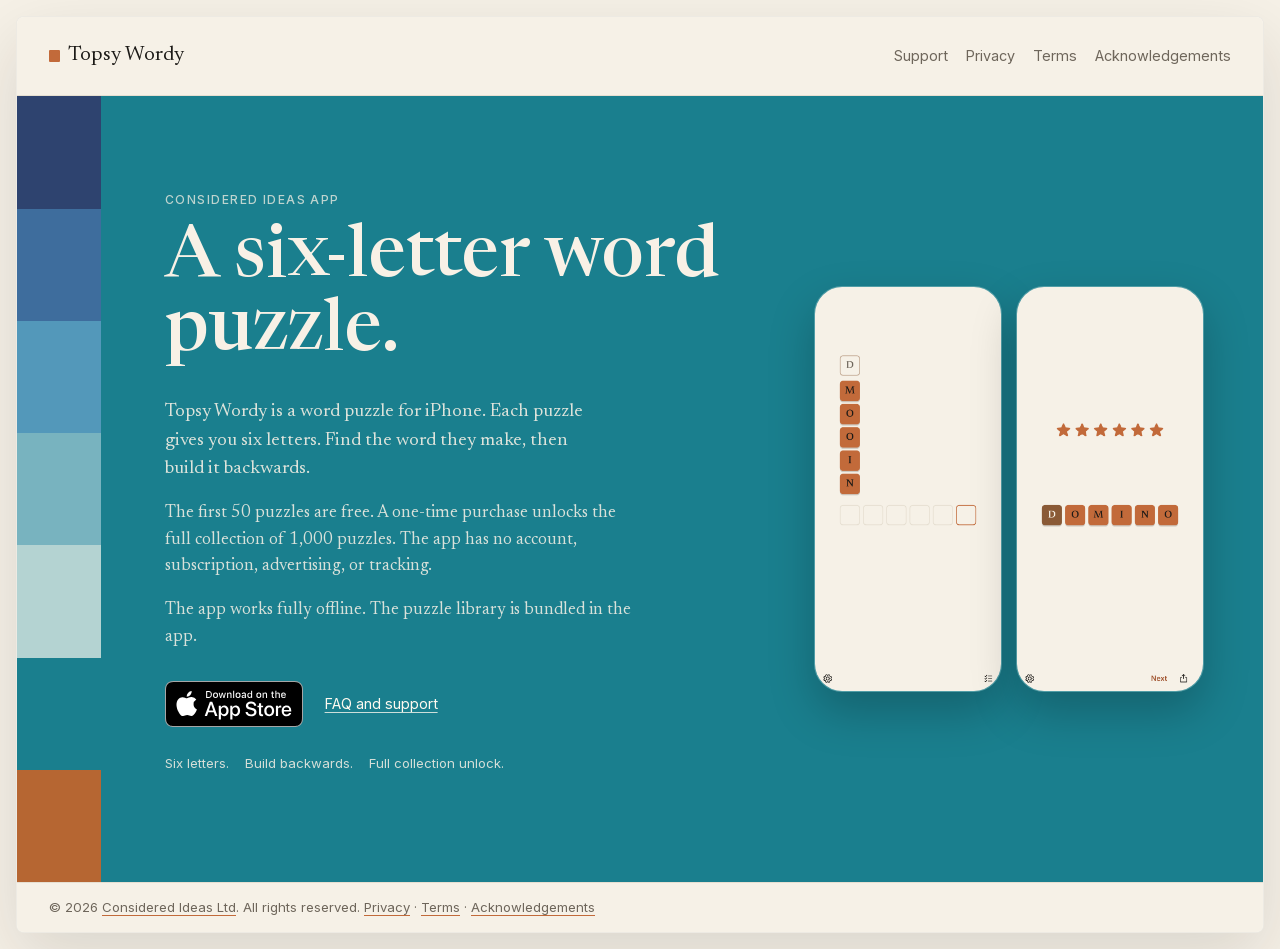
<file: index.html>
<!DOCTYPE html>
<html lang="en-GB">
<head>
<meta charset="UTF-8">
<meta name="viewport" content="width=device-width, initial-scale=1">
<title>Topsy Wordy</title>
<meta name="description" content="Topsy Wordy is a six-letter word puzzle for iPhone. Find the word, then build it backwards. Offline, no account, no tracking.">
<meta name="theme-color" content="#F6F1E7">
<meta http-equiv="Content-Security-Policy" content="default-src 'self'; img-src 'self' data:; style-src 'self'; font-src 'self'; script-src 'none'; object-src 'none'; base-uri 'self'; form-action 'none'; frame-src 'none'; upgrade-insecure-requests">
<meta name="referrer" content="strict-origin-when-cross-origin">
<link rel="icon" type="image/svg+xml" href="favicon.svg">
<link rel="stylesheet" href="styles.css">
</head>
<body class="topsy">
<div class="container">

<nav>
<a href="index.html" class="brand"><span class="brand-mark" aria-hidden="true"></span>Topsy Wordy</a>
<a href="support.html">Support</a>
<a href="privacy.html">Privacy</a>
<a href="terms.html">Terms</a>
<a href="acknowledgements.html">Acknowledgements</a>
</nav>

<main class="product-hero">
  <div class="suite-strip" aria-hidden="true">
    <span></span><span></span><span></span><span></span><span></span><span></span><span></span>
  </div>
  <section class="product-copy" aria-labelledby="product-title">
    <p class="eyebrow">Considered Ideas app</p>
    <h1 id="product-title">A six-letter word puzzle.</h1>
    <p class="lead">Topsy Wordy is a word puzzle for iPhone. Each puzzle gives you six letters. Find the word they make, then build it backwards.</p>
      <p>The first 50 puzzles are free. A one-time purchase unlocks the full collection of 1,000 puzzles. The app has no account, subscription, advertising, or tracking.</p>
      <p>The app works fully offline. The puzzle library is bundled in the app.</p>
    <div class="product-actions">
      <a class="app-store-badge" href="https://apps.apple.com/app/id6786423480" aria-label="Download Topsy Wordy on the App Store"><img src="images/app-store-badge.svg" alt="Download on the App Store" width="120" height="40"></a>
      <a class="support-link" href="support.html">FAQ and support</a>
    </div>
    <ul class="product-notes">
      <li>Six letters.</li>
      <li>Build backwards.</li>
      <li>Full collection unlock.</li>
    </ul>
  </section>
  <figure class="product-media">
      <img src="images/topsywordy-puzzle.png" alt="Topsy Wordy puzzle screen showing a column of letters and empty answer slots." loading="lazy">
      <img src="images/topsywordy-solved.png" alt="Topsy Wordy solved screen showing the completed word and six earned stars." loading="lazy">
  </figure>
</main>

<footer class="home-footer">
<p>&copy; 2026 <a href="https://consideredideas.com" target="_blank" rel="noopener">Considered Ideas Ltd</a>. All rights reserved. <a href="privacy.html">Privacy</a> &middot; <a href="terms.html">Terms</a> &middot; <a href="acknowledgements.html">Acknowledgements</a></p>
</footer>

</div>
</body>
</html>
</file>
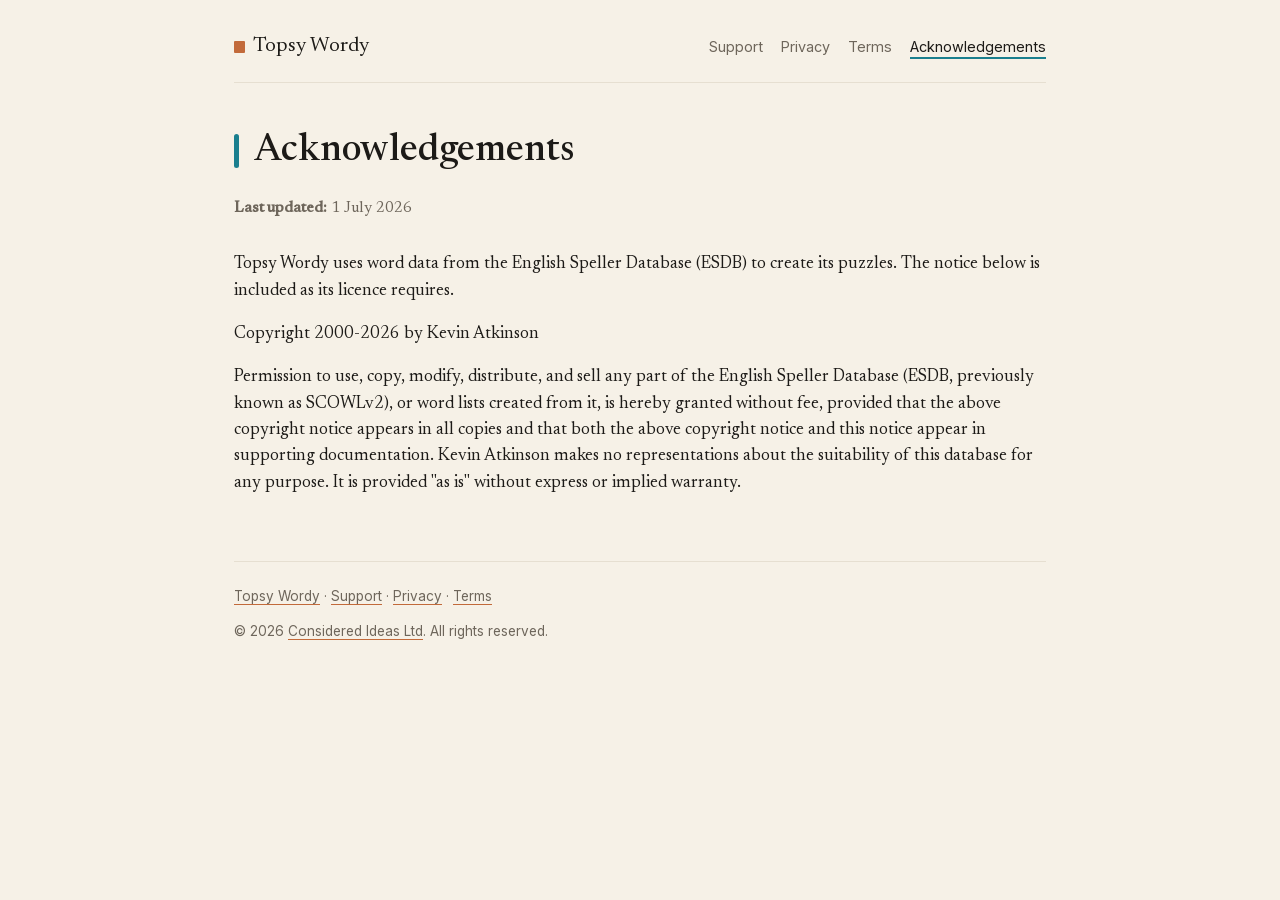
<file: acknowledgements.html>
<!DOCTYPE html>
<html lang="en-GB">
<head>
<meta charset="UTF-8">
<meta name="viewport" content="width=device-width, initial-scale=1">
<title>Acknowledgements &middot; Topsy Wordy</title>
<meta name="description" content="Acknowledgements for Topsy Wordy, an iPhone app.">
<meta name="theme-color" content="#F6F1E7">
<meta http-equiv="Content-Security-Policy" content="default-src 'self'; img-src 'self' data:; style-src 'self'; font-src 'self'; script-src 'none'; object-src 'none'; base-uri 'self'; form-action 'none'; frame-src 'none'; upgrade-insecure-requests">
<meta name="referrer" content="strict-origin-when-cross-origin">
<link rel="icon" type="image/svg+xml" href="favicon.svg">
<link rel="stylesheet" href="styles.css">
</head>
<body class="detail-page detail-topsy">
<div class="container">

<nav>
<a href="index.html" class="brand"><span class="brand-mark" aria-hidden="true"></span>Topsy Wordy</a>
<a href="support.html">Support</a>
<a href="privacy.html">Privacy</a>
<a href="terms.html">Terms</a>
<a href="acknowledgements.html" aria-current="page">Acknowledgements</a>
</nav>

<h1>Acknowledgements</h1>

<p class="meta"><strong>Last updated:</strong> 1 July 2026</p>

<p>Topsy Wordy uses word data from the English Speller Database (ESDB) to create its puzzles. The notice below is included as its licence requires.</p>

<p>Copyright 2000-2026 by Kevin Atkinson</p>

<p>Permission to use, copy, modify, distribute, and sell any part of the English Speller Database (ESDB, previously known as SCOWLv2), or word lists created from it, is hereby granted without fee, provided that the above copyright notice appears in all copies and that both the above copyright notice and this notice appear in supporting documentation. Kevin Atkinson makes no representations about the suitability of this database for any purpose. It is provided "as is" without express or implied warranty.</p>

<footer>
<p><a href="index.html">Topsy Wordy</a> &middot; <a href="support.html">Support</a> &middot; <a href="privacy.html">Privacy</a> &middot; <a href="terms.html">Terms</a></p>
<p>&copy; 2026 <a href="https://consideredideas.com" target="_blank" rel="noopener">Considered Ideas Ltd</a>. All rights reserved.</p>
</footer>

</div>
</body>
</html>
</file>
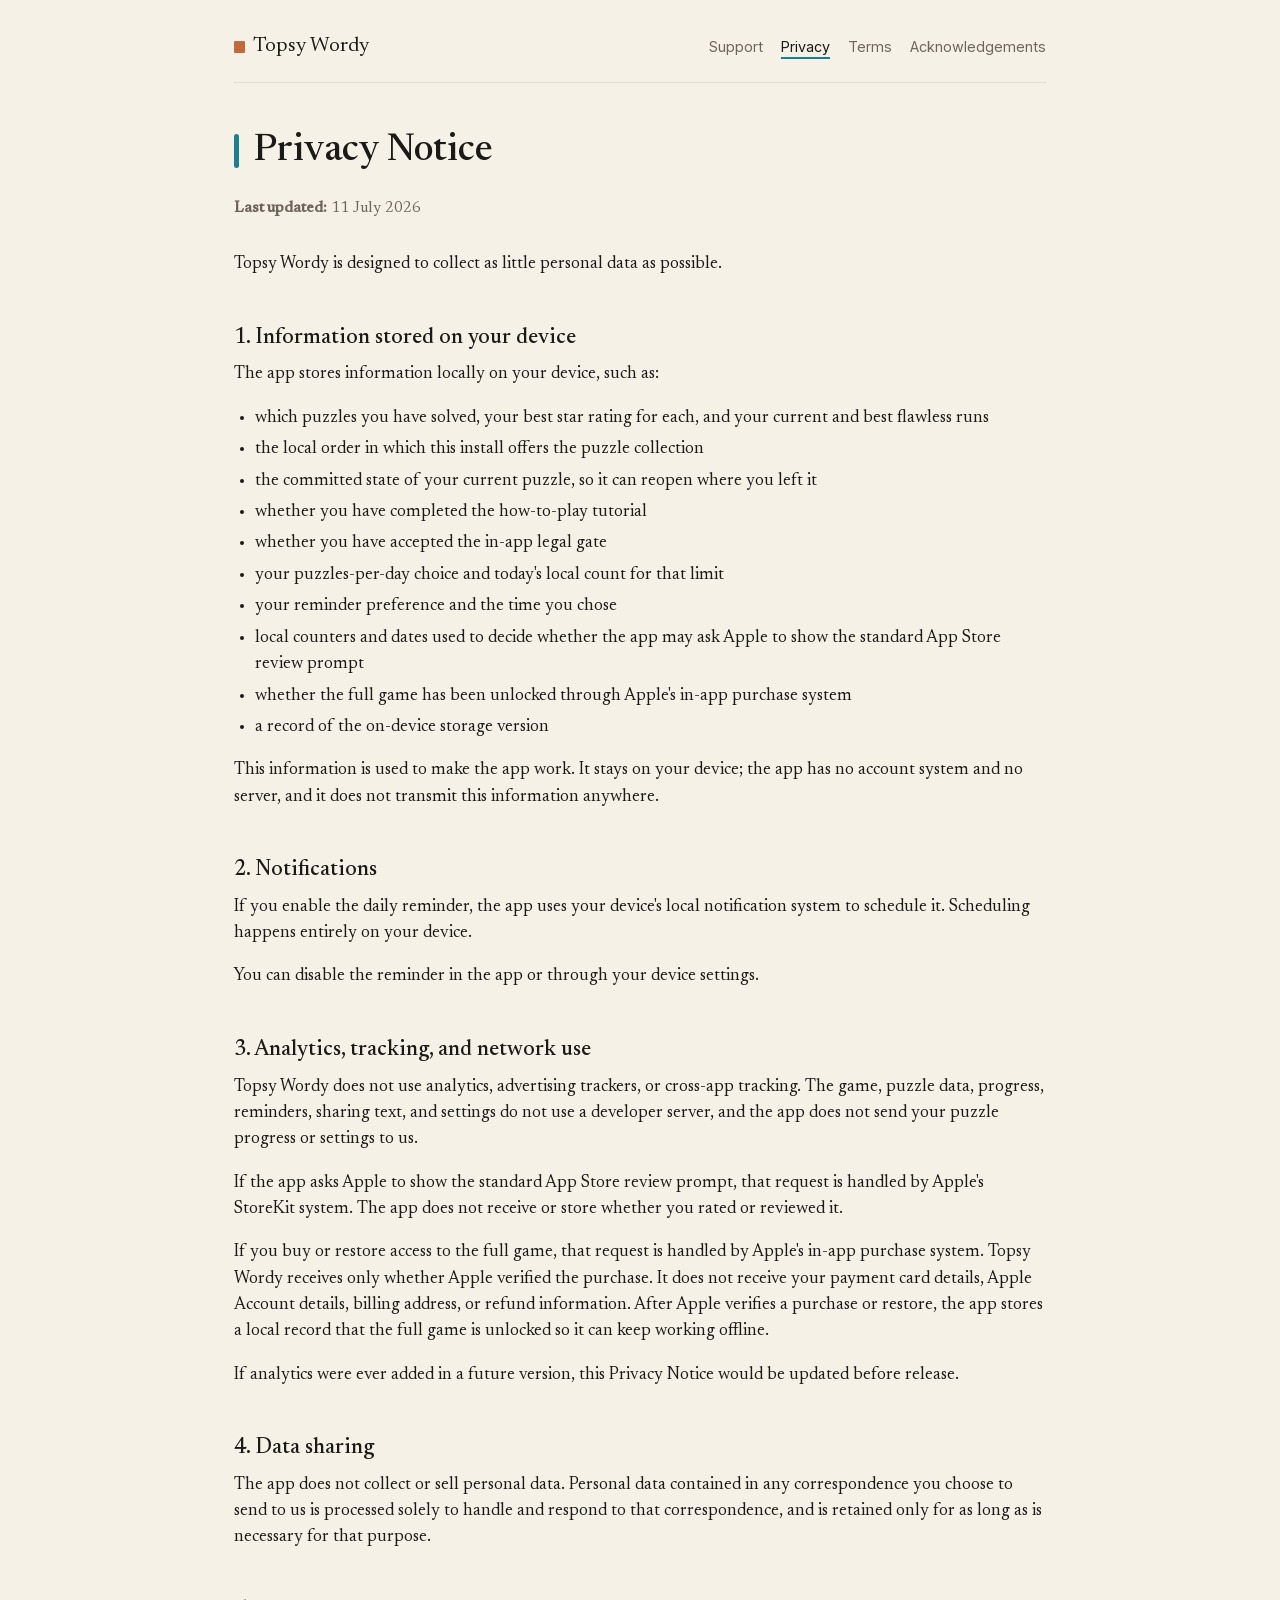
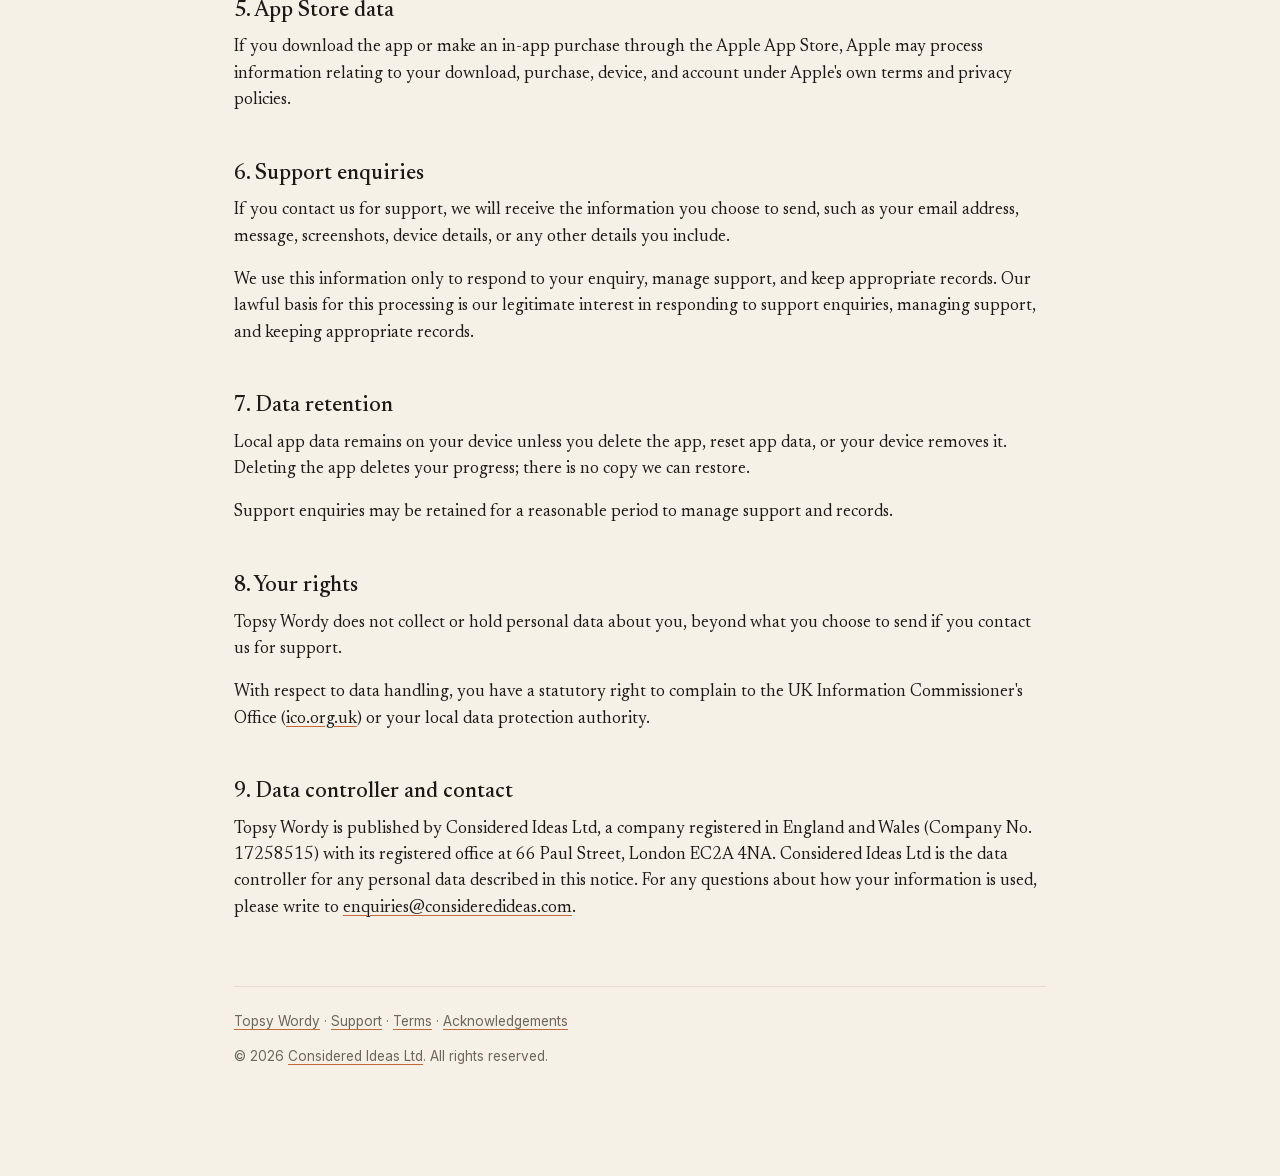
<file: privacy.html>
<!DOCTYPE html>
<html lang="en-GB">
<head>
<meta charset="UTF-8">
<meta name="viewport" content="width=device-width, initial-scale=1">
<title>Privacy Notice &middot; Topsy Wordy</title>
<meta name="description" content="Privacy Notice for Topsy Wordy, an iPhone app.">
<meta name="theme-color" content="#F6F1E7">
<meta http-equiv="Content-Security-Policy" content="default-src 'self'; img-src 'self' data:; style-src 'self'; font-src 'self'; script-src 'none'; object-src 'none'; base-uri 'self'; form-action 'none'; frame-src 'none'; upgrade-insecure-requests">
<meta name="referrer" content="strict-origin-when-cross-origin">
<link rel="icon" type="image/svg+xml" href="favicon.svg">
<link rel="stylesheet" href="styles.css">
</head>
<body class="detail-page detail-topsy">
<div class="container">

<nav>
<a href="index.html" class="brand"><span class="brand-mark" aria-hidden="true"></span>Topsy Wordy</a>
<a href="support.html">Support</a>
<a href="privacy.html" aria-current="page">Privacy</a>
<a href="terms.html">Terms</a>
<a href="acknowledgements.html">Acknowledgements</a>
</nav>

<h1>Privacy Notice</h1>

<p class="meta"><strong>Last updated:</strong> 11 July 2026</p>

<p>Topsy Wordy is designed to collect as little personal data as possible.</p>

<h2>1. Information stored on your device</h2>

<p>The app stores information locally on your device, such as:</p>

<ul>
<li>which puzzles you have solved, your best star rating for each, and your current and best flawless runs</li>
<li>the local order in which this install offers the puzzle collection</li>
<li>the committed state of your current puzzle, so it can reopen where you left it</li>
<li>whether you have completed the how-to-play tutorial</li>
<li>whether you have accepted the in-app legal gate</li>
<li>your puzzles-per-day choice and today's local count for that limit</li>
<li>your reminder preference and the time you chose</li>
<li>local counters and dates used to decide whether the app may ask Apple to show the standard App Store review prompt</li>
<li>whether the full game has been unlocked through Apple's in-app purchase system</li>
<li>a record of the on-device storage version</li>
</ul>

<p>This information is used to make the app work. It stays on your device; the app has no account system and no server, and it does not transmit this information anywhere.</p>

<h2>2. Notifications</h2>

<p>If you enable the daily reminder, the app uses your device's local notification system to schedule it. Scheduling happens entirely on your device.</p>

<p>You can disable the reminder in the app or through your device settings.</p>

<h2>3. Analytics, tracking, and network use</h2>

<p>Topsy Wordy does not use analytics, advertising trackers, or cross-app tracking. The game, puzzle data, progress, reminders, sharing text, and settings do not use a developer server, and the app does not send your puzzle progress or settings to us.</p>

<p>If the app asks Apple to show the standard App Store review prompt, that request is handled by Apple's StoreKit system. The app does not receive or store whether you rated or reviewed it.</p>

<p>If you buy or restore access to the full game, that request is handled by Apple's in-app purchase system. Topsy Wordy receives only whether Apple verified the purchase. It does not receive your payment card details, Apple Account details, billing address, or refund information. After Apple verifies a purchase or restore, the app stores a local record that the full game is unlocked so it can keep working offline.</p>

<p>If analytics were ever added in a future version, this Privacy Notice would be updated before release.</p>

<h2>4. Data sharing</h2>

<p>The app does not collect or sell personal data. Personal data contained in any correspondence you choose to send to us is processed solely to handle and respond to that correspondence, and is retained only for as long as is necessary for that purpose.</p>

<h2>5. App Store data</h2>

<p>If you download the app or make an in-app purchase through the Apple App Store, Apple may process information relating to your download, purchase, device, and account under Apple's own terms and privacy policies.</p>

<h2>6. Support enquiries</h2>

<p>If you contact us for support, we will receive the information you choose to send, such as your email address, message, screenshots, device details, or any other details you include.</p>

<p>We use this information only to respond to your enquiry, manage support, and keep appropriate records. Our lawful basis for this processing is our legitimate interest in responding to support enquiries, managing support, and keeping appropriate records.</p>

<h2>7. Data retention</h2>

<p>Local app data remains on your device unless you delete the app, reset app data, or your device removes it. Deleting the app deletes your progress; there is no copy we can restore.</p>

<p>Support enquiries may be retained for a reasonable period to manage support and records.</p>

<h2>8. Your rights</h2>

<p>Topsy Wordy does not collect or hold personal data about you, beyond what you choose to send if you contact us for support.</p>

<p>With respect to data handling, you have a statutory right to complain to the UK Information Commissioner's Office (<a href="https://ico.org.uk/">ico.org.uk</a>) or your local data protection authority.</p>

<h2>9. Data controller and contact</h2>

<p>Topsy Wordy is published by Considered Ideas Ltd, a company registered in England and Wales (Company No. 17258515) with its registered office at 66 Paul Street, London EC2A 4NA. Considered Ideas Ltd is the data controller for any personal data described in this notice. For any questions about how your information is used, please write to <a href="mailto:enquiries%40consideredideas.com"><span>enquiries</span><span>&#64;</span><span>consideredideas.com</span></a>.</p>

<footer>
<p><a href="index.html">Topsy Wordy</a> &middot; <a href="support.html">Support</a> &middot; <a href="terms.html">Terms</a> &middot; <a href="acknowledgements.html">Acknowledgements</a></p>
<p>&copy; 2026 <a href="https://consideredideas.com" target="_blank" rel="noopener">Considered Ideas Ltd</a>. All rights reserved.</p>
</footer>

</div>
</body>
</html>
</file>
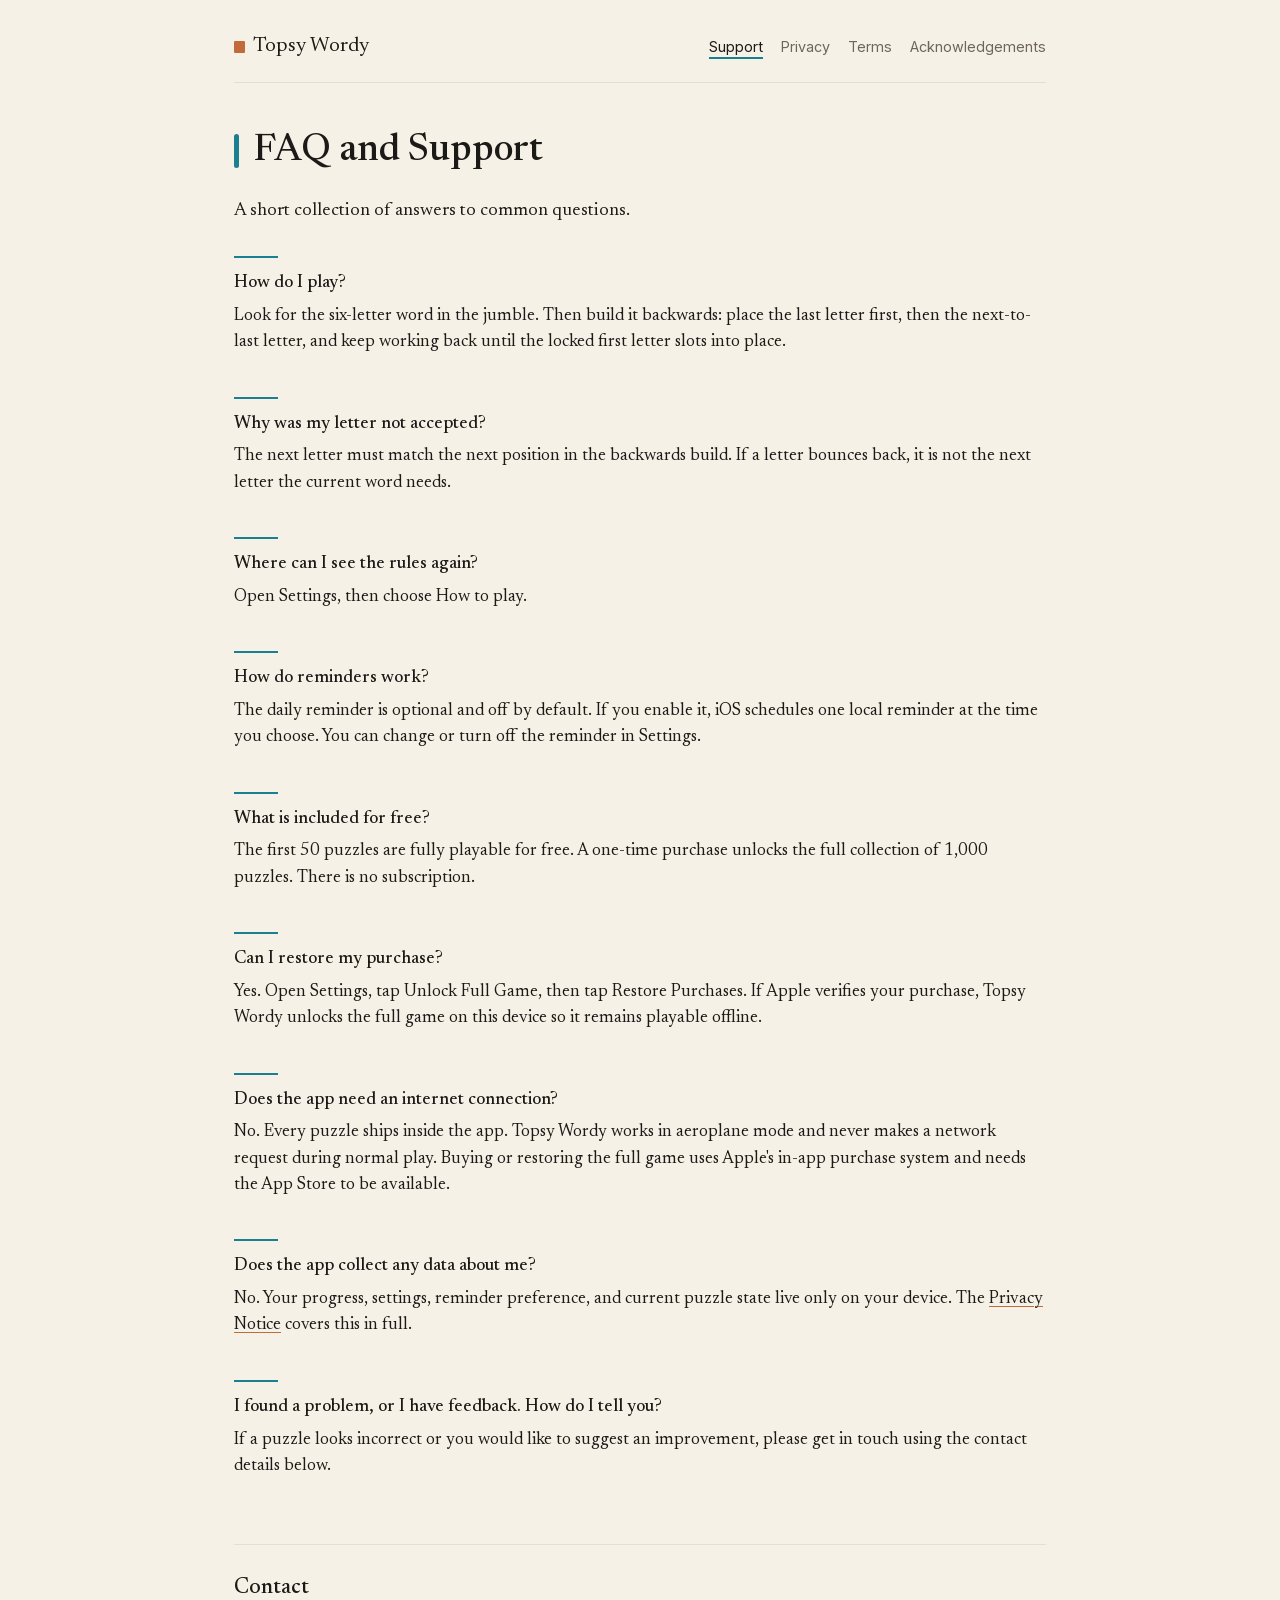
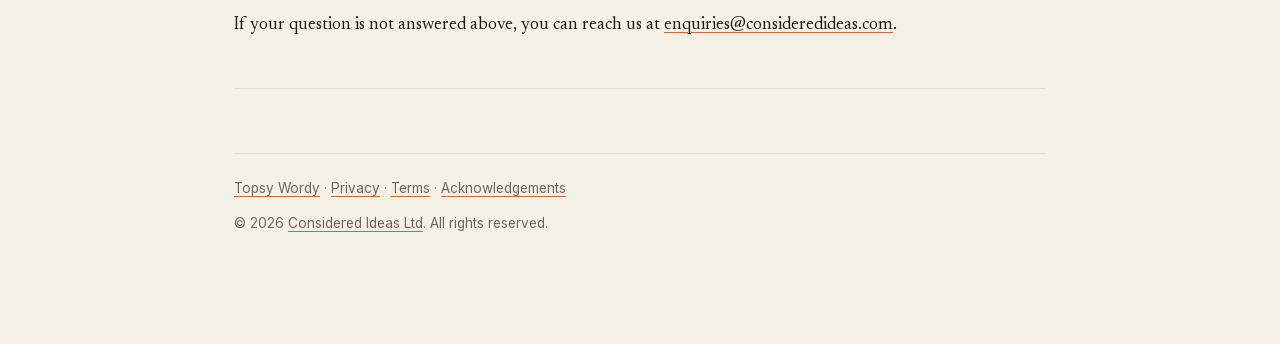
<file: support.html>
<!DOCTYPE html>
<html lang="en-GB">
<head>
<meta charset="UTF-8">
<meta name="viewport" content="width=device-width, initial-scale=1">
<title>FAQ and Support &middot; Topsy Wordy</title>
<meta name="description" content="Support and frequently asked questions for Topsy Wordy, an iPhone app.">
<meta name="theme-color" content="#F6F1E7">
<meta http-equiv="Content-Security-Policy" content="default-src 'self'; img-src 'self' data:; style-src 'self'; font-src 'self'; script-src 'none'; object-src 'none'; base-uri 'self'; form-action 'none'; frame-src 'none'; upgrade-insecure-requests">
<meta name="referrer" content="strict-origin-when-cross-origin">
<link rel="icon" type="image/svg+xml" href="favicon.svg">
<link rel="stylesheet" href="styles.css">
</head>
<body class="detail-page detail-topsy">
<div class="container">

<nav>
<a href="index.html" class="brand"><span class="brand-mark" aria-hidden="true"></span>Topsy Wordy</a>
<a href="support.html" aria-current="page">Support</a>
<a href="privacy.html">Privacy</a>
<a href="terms.html">Terms</a>
<a href="acknowledgements.html">Acknowledgements</a>
</nav>

<h1>FAQ and Support</h1>

<p class="lead">A short collection of answers to common questions.</p>

<div class="faq">

<div class="faq-item">
<h3>How do I play?</h3>
<p>Look for the six-letter word in the jumble. Then build it backwards: place the last letter first, then the next-to-last letter, and keep working back until the locked first letter slots into place.</p>
</div>

<div class="faq-item">
<h3>Why was my letter not accepted?</h3>
<p>The next letter must match the next position in the backwards build. If a letter bounces back, it is not the next letter the current word needs.</p>
</div>

<div class="faq-item">
<h3>Where can I see the rules again?</h3>
<p>Open Settings, then choose How to play.</p>
</div>

<div class="faq-item">
<h3>How do reminders work?</h3>
<p>The daily reminder is optional and off by default. If you enable it, iOS schedules one local reminder at the time you choose. You can change or turn off the reminder in Settings.</p>
</div>

<div class="faq-item">
<h3>What is included for free?</h3>
<p>The first 50 puzzles are fully playable for free. A one-time purchase unlocks the full collection of 1,000 puzzles. There is no subscription.</p>
</div>

<div class="faq-item">
<h3>Can I restore my purchase?</h3>
<p>Yes. Open Settings, tap Unlock Full Game, then tap Restore Purchases. If Apple verifies your purchase, Topsy Wordy unlocks the full game on this device so it remains playable offline.</p>
</div>

<div class="faq-item">
<h3>Does the app need an internet connection?</h3>
<p>No. Every puzzle ships inside the app. Topsy Wordy works in aeroplane mode and never makes a network request during normal play. Buying or restoring the full game uses Apple's in-app purchase system and needs the App Store to be available.</p>
</div>

<div class="faq-item">
<h3>Does the app collect any data about me?</h3>
<p>No. Your progress, settings, reminder preference, and current puzzle state live only on your device. The <a href="privacy.html">Privacy Notice</a> covers this in full.</p>
</div>

<div class="faq-item">
<h3>I found a problem, or I have feedback. How do I tell you?</h3>
<p>If a puzzle looks incorrect or you would like to suggest an improvement, please get in touch using the contact details below.</p>
</div>

</div>

<div class="contact-block">
<h2>Contact</h2>
<p>If your question is not answered above, you can reach us at <a href="mailto:enquiries%40consideredideas.com"><span>enquiries</span><span>&#64;</span><span>consideredideas.com</span></a>.</p>
</div>

<footer>
<p><a href="index.html">Topsy Wordy</a> &middot; <a href="privacy.html">Privacy</a> &middot; <a href="terms.html">Terms</a> &middot; <a href="acknowledgements.html">Acknowledgements</a></p>
<p>&copy; 2026 <a href="https://consideredideas.com" target="_blank" rel="noopener">Considered Ideas Ltd</a>. All rights reserved.</p>
</footer>

</div>
</body>
</html>
</file>
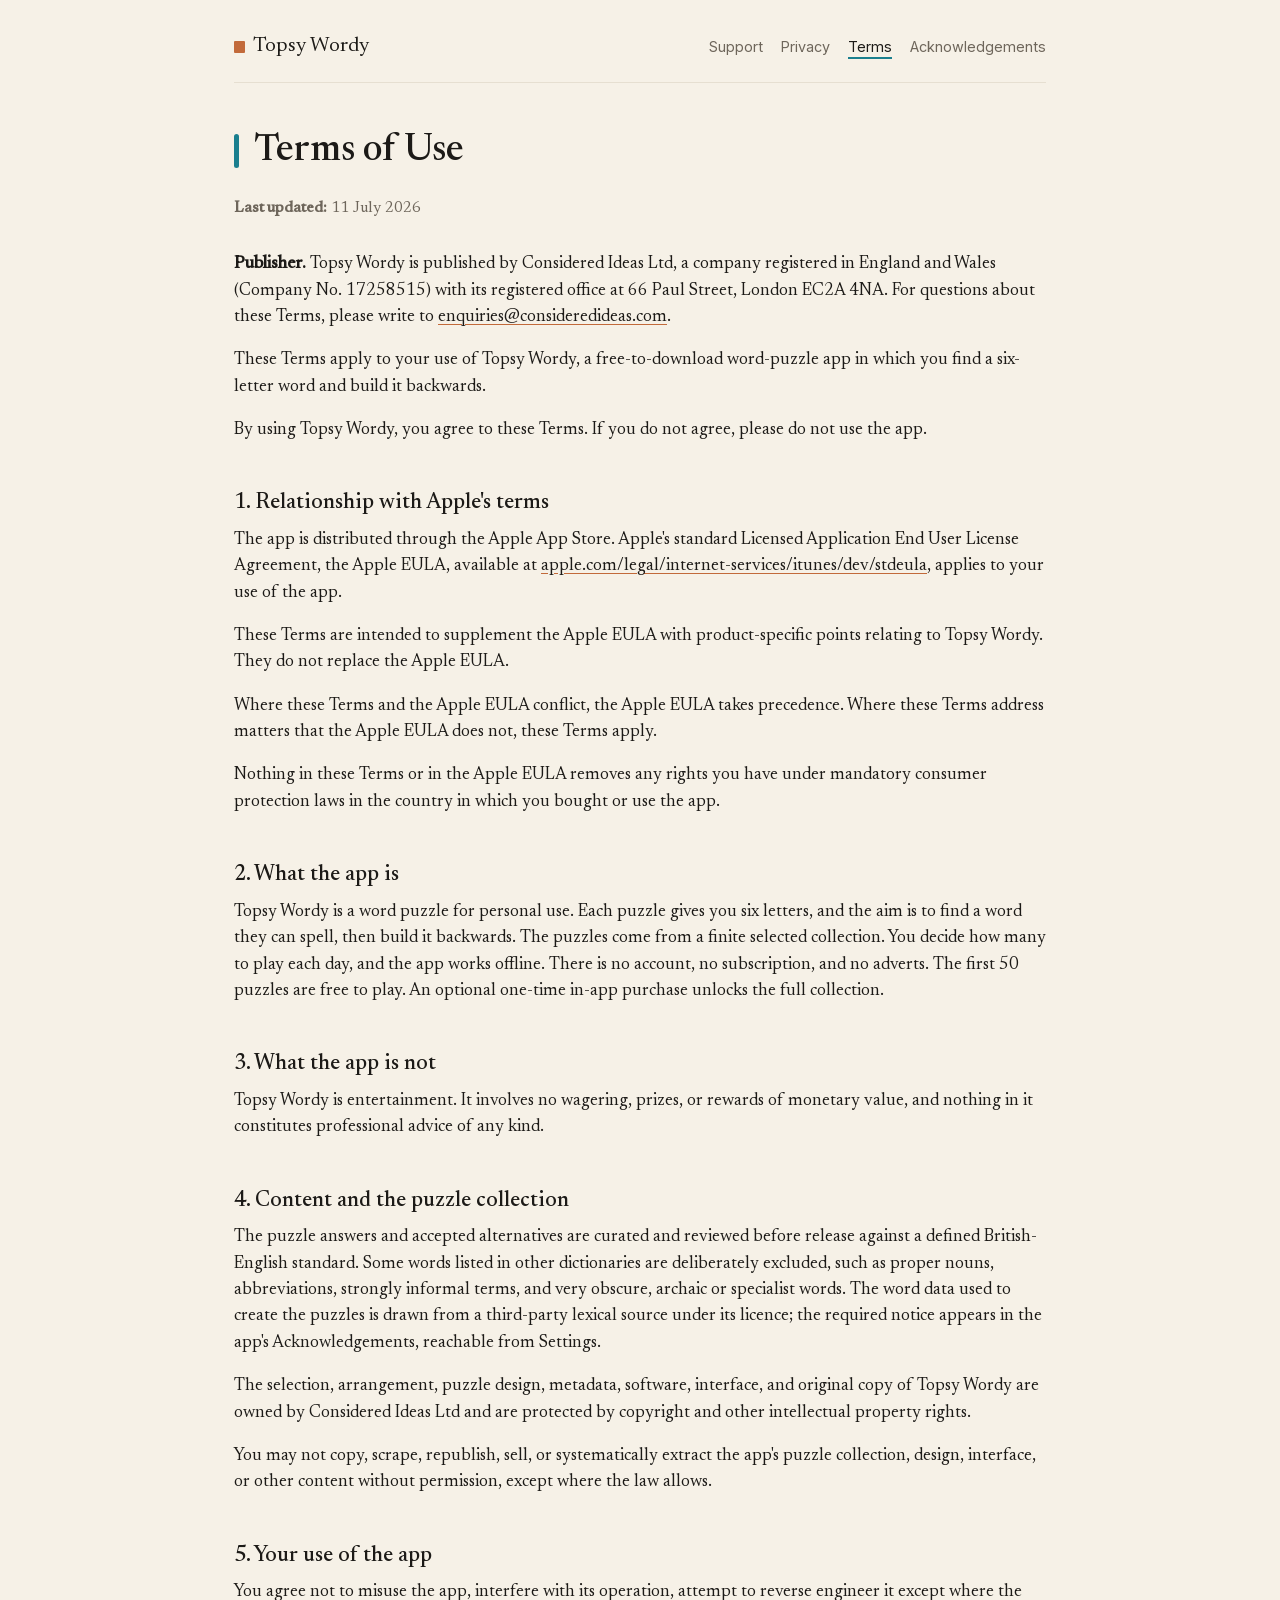
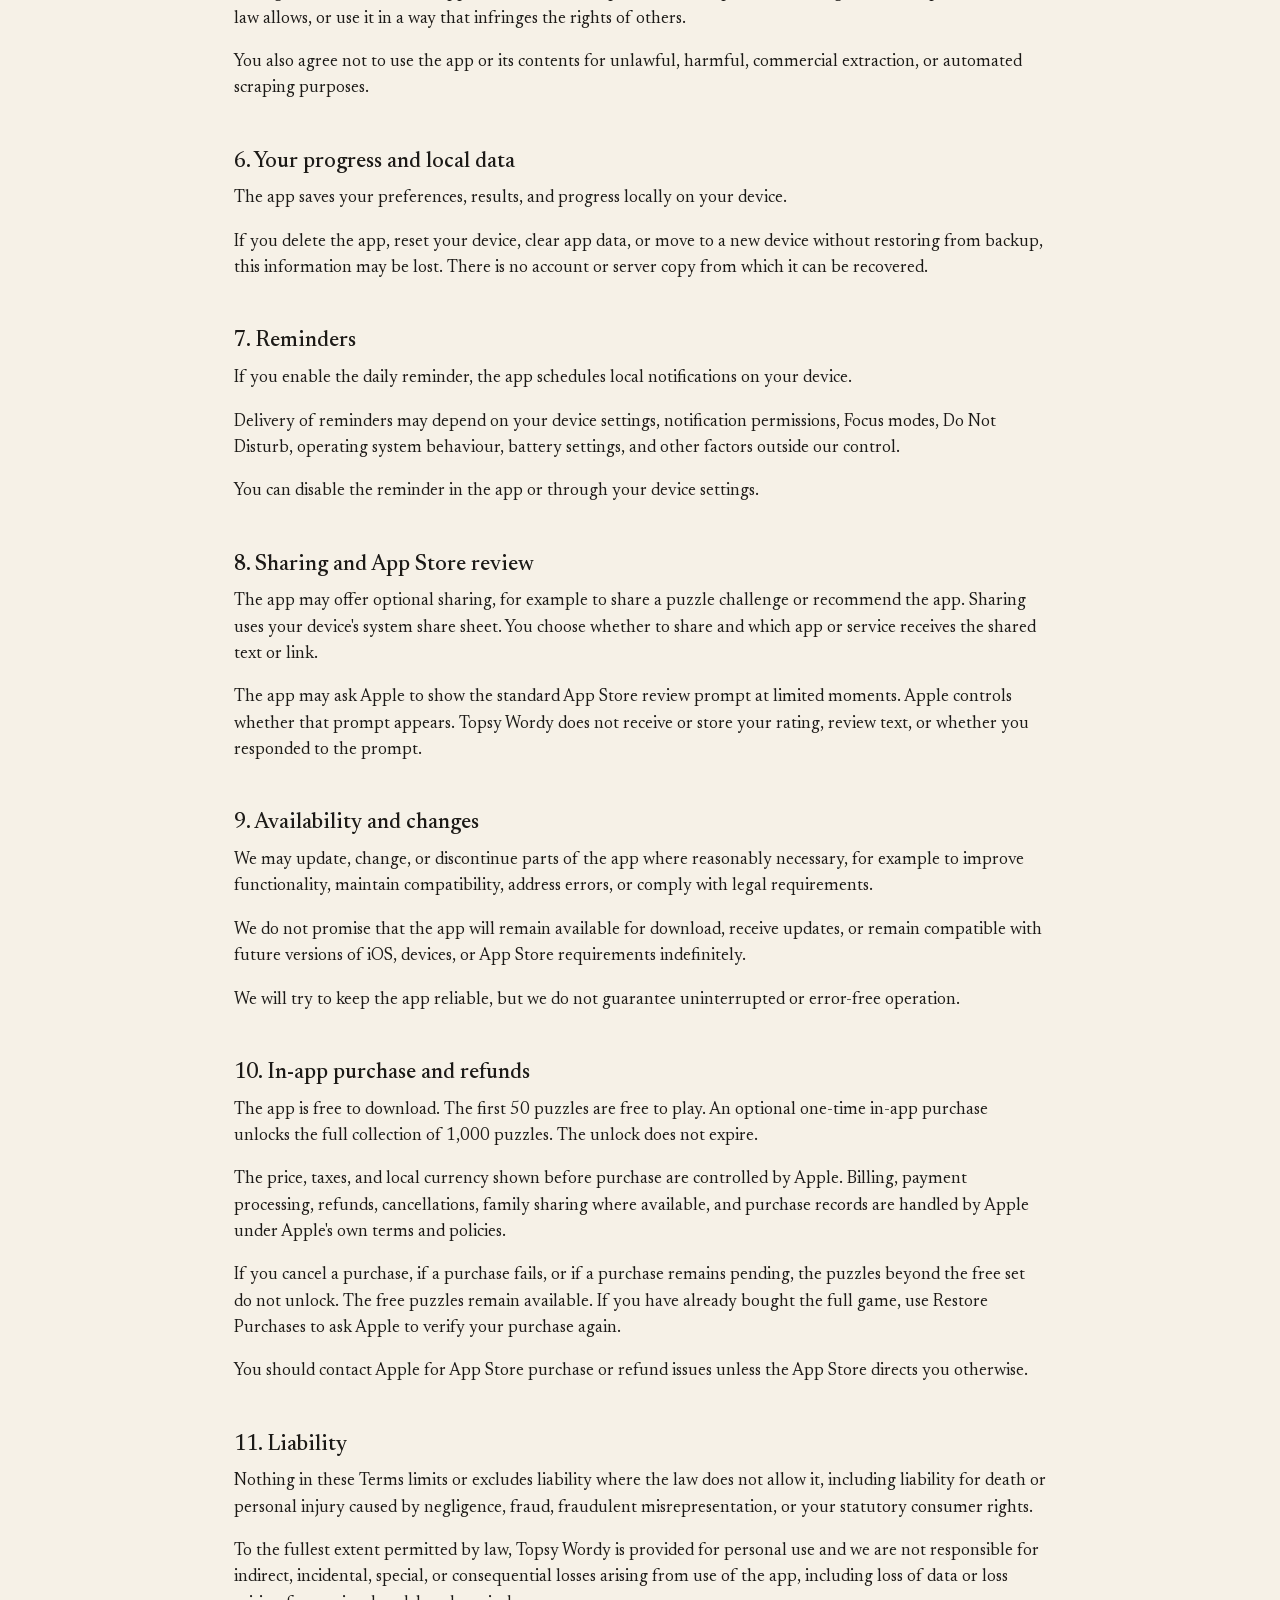
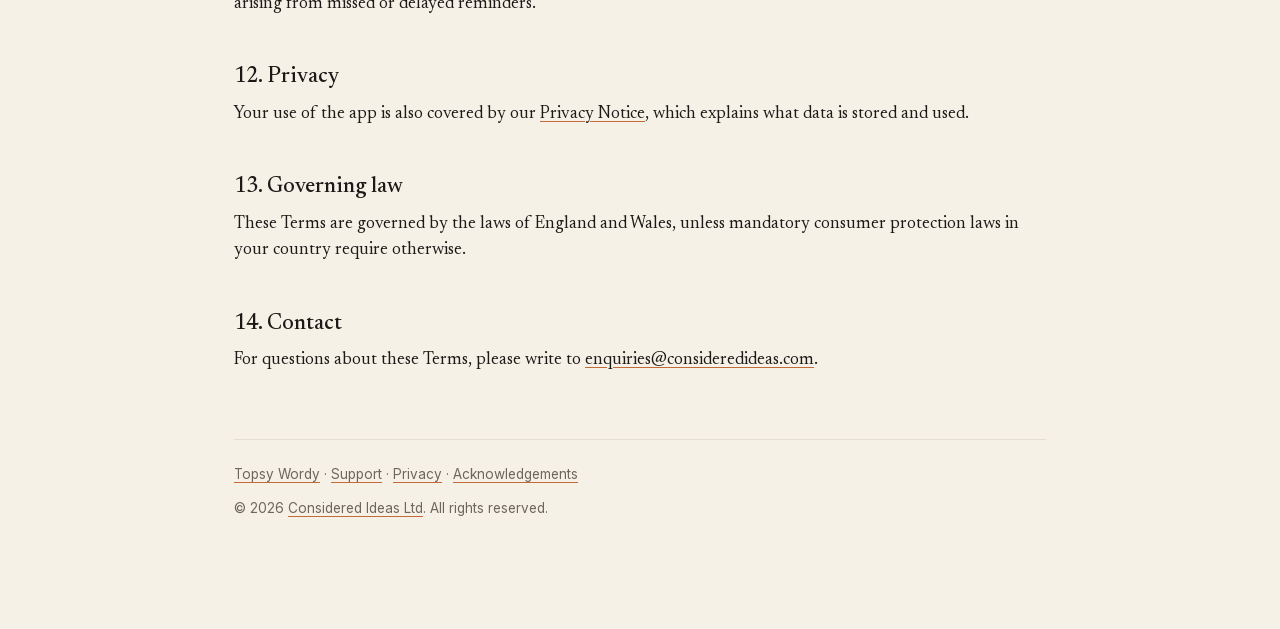
<file: terms.html>
<!DOCTYPE html>
<html lang="en-GB">
<head>
<meta charset="UTF-8">
<meta name="viewport" content="width=device-width, initial-scale=1">
<title>Terms of Use &middot; Topsy Wordy</title>
<meta name="description" content="Terms of Use for Topsy Wordy, an iPhone app.">
<meta name="theme-color" content="#F6F1E7">
<meta http-equiv="Content-Security-Policy" content="default-src 'self'; img-src 'self' data:; style-src 'self'; font-src 'self'; script-src 'none'; object-src 'none'; base-uri 'self'; form-action 'none'; frame-src 'none'; upgrade-insecure-requests">
<meta name="referrer" content="strict-origin-when-cross-origin">
<link rel="icon" type="image/svg+xml" href="favicon.svg">
<link rel="stylesheet" href="styles.css">
</head>
<body class="detail-page detail-topsy">
<div class="container">

<nav>
<a href="index.html" class="brand"><span class="brand-mark" aria-hidden="true"></span>Topsy Wordy</a>
<a href="support.html">Support</a>
<a href="privacy.html">Privacy</a>
<a href="terms.html" aria-current="page">Terms</a>
<a href="acknowledgements.html">Acknowledgements</a>
</nav>

<h1>Terms of Use</h1>

<p class="meta"><strong>Last updated:</strong> 11 July 2026</p>

<p><strong>Publisher.</strong> Topsy Wordy is published by Considered Ideas Ltd, a company registered in England and Wales (Company No. 17258515) with its registered office at 66 Paul Street, London EC2A 4NA. For questions about these Terms, please write to <a href="mailto:enquiries%40consideredideas.com"><span>enquiries</span><span>&#64;</span><span>consideredideas.com</span></a>.</p>

<p>These Terms apply to your use of Topsy Wordy, a free-to-download word-puzzle app in which you find a six-letter word and build it backwards.</p>

<p>By using Topsy Wordy, you agree to these Terms. If you do not agree, please do not use the app.</p>

<h2>1. Relationship with Apple's terms</h2>

<p>The app is distributed through the Apple App Store. Apple's standard Licensed Application End User License Agreement, the Apple EULA, available at <a href="https://www.apple.com/legal/internet-services/itunes/dev/stdeula/">apple.com/legal/internet-services/itunes/dev/stdeula</a>, applies to your use of the app.</p>

<p>These Terms are intended to supplement the Apple EULA with product-specific points relating to Topsy Wordy. They do not replace the Apple EULA.</p>

<p>Where these Terms and the Apple EULA conflict, the Apple EULA takes precedence. Where these Terms address matters that the Apple EULA does not, these Terms apply.</p>

<p>Nothing in these Terms or in the Apple EULA removes any rights you have under mandatory consumer protection laws in the country in which you bought or use the app.</p>

<h2>2. What the app is</h2>

<p>Topsy Wordy is a word puzzle for personal use. Each puzzle gives you six letters, and the aim is to find a word they can spell, then build it backwards. The puzzles come from a finite selected collection. You decide how many to play each day, and the app works offline. There is no account, no subscription, and no adverts. The first 50 puzzles are free to play. An optional one-time in-app purchase unlocks the full collection.</p>

<h2>3. What the app is not</h2>

<p>Topsy Wordy is entertainment. It involves no wagering, prizes, or rewards of monetary value, and nothing in it constitutes professional advice of any kind.</p>

<h2>4. Content and the puzzle collection</h2>

<p>The puzzle answers and accepted alternatives are curated and reviewed before release against a defined British-English standard. Some words listed in other dictionaries are deliberately excluded, such as proper nouns, abbreviations, strongly informal terms, and very obscure, archaic or specialist words. The word data used to create the puzzles is drawn from a third-party lexical source under its licence; the required notice appears in the app's Acknowledgements, reachable from Settings.</p>

<p>The selection, arrangement, puzzle design, metadata, software, interface, and original copy of Topsy Wordy are owned by Considered Ideas Ltd and are protected by copyright and other intellectual property rights.</p>

<p>You may not copy, scrape, republish, sell, or systematically extract the app's puzzle collection, design, interface, or other content without permission, except where the law allows.</p>

<h2>5. Your use of the app</h2>

<p>You agree not to misuse the app, interfere with its operation, attempt to reverse engineer it except where the law allows, or use it in a way that infringes the rights of others.</p>

<p>You also agree not to use the app or its contents for unlawful, harmful, commercial extraction, or automated scraping purposes.</p>

<h2>6. Your progress and local data</h2>

<p>The app saves your preferences, results, and progress locally on your device.</p>

<p>If you delete the app, reset your device, clear app data, or move to a new device without restoring from backup, this information may be lost. There is no account or server copy from which it can be recovered.</p>

<h2>7. Reminders</h2>

<p>If you enable the daily reminder, the app schedules local notifications on your device.</p>

<p>Delivery of reminders may depend on your device settings, notification permissions, Focus modes, Do Not Disturb, operating system behaviour, battery settings, and other factors outside our control.</p>

<p>You can disable the reminder in the app or through your device settings.</p>

<h2>8. Sharing and App Store review</h2>

<p>The app may offer optional sharing, for example to share a puzzle challenge or recommend the app. Sharing uses your device's system share sheet. You choose whether to share and which app or service receives the shared text or link.</p>

<p>The app may ask Apple to show the standard App Store review prompt at limited moments. Apple controls whether that prompt appears. Topsy Wordy does not receive or store your rating, review text, or whether you responded to the prompt.</p>

<h2>9. Availability and changes</h2>

<p>We may update, change, or discontinue parts of the app where reasonably necessary, for example to improve functionality, maintain compatibility, address errors, or comply with legal requirements.</p>

<p>We do not promise that the app will remain available for download, receive updates, or remain compatible with future versions of iOS, devices, or App Store requirements indefinitely.</p>

<p>We will try to keep the app reliable, but we do not guarantee uninterrupted or error-free operation.</p>

<h2>10. In-app purchase and refunds</h2>

<p>The app is free to download. The first 50 puzzles are free to play. An optional one-time in-app purchase unlocks the full collection of 1,000 puzzles. The unlock does not expire.</p>

<p>The price, taxes, and local currency shown before purchase are controlled by Apple. Billing, payment processing, refunds, cancellations, family sharing where available, and purchase records are handled by Apple under Apple's own terms and policies.</p>

<p>If you cancel a purchase, if a purchase fails, or if a purchase remains pending, the puzzles beyond the free set do not unlock. The free puzzles remain available. If you have already bought the full game, use Restore Purchases to ask Apple to verify your purchase again.</p>

<p>You should contact Apple for App Store purchase or refund issues unless the App Store directs you otherwise.</p>

<h2>11. Liability</h2>

<p>Nothing in these Terms limits or excludes liability where the law does not allow it, including liability for death or personal injury caused by negligence, fraud, fraudulent misrepresentation, or your statutory consumer rights.</p>

<p>To the fullest extent permitted by law, Topsy Wordy is provided for personal use and we are not responsible for indirect, incidental, special, or consequential losses arising from use of the app, including loss of data or loss arising from missed or delayed reminders.</p>

<h2>12. Privacy</h2>

<p>Your use of the app is also covered by our <a href="privacy.html">Privacy Notice</a>, which explains what data is stored and used.</p>

<h2>13. Governing law</h2>

<p>These Terms are governed by the laws of England and Wales, unless mandatory consumer protection laws in your country require otherwise.</p>

<h2>14. Contact</h2>

<p>For questions about these Terms, please write to <a href="mailto:enquiries%40consideredideas.com"><span>enquiries</span><span>&#64;</span><span>consideredideas.com</span></a>.</p>

<footer>
<p><a href="index.html">Topsy Wordy</a> &middot; <a href="support.html">Support</a> &middot; <a href="privacy.html">Privacy</a> &middot; <a href="acknowledgements.html">Acknowledgements</a></p>
<p>&copy; 2026 <a href="https://consideredideas.com" target="_blank" rel="noopener">Considered Ideas Ltd</a>. All rights reserved.</p>
</footer>

</div>
</body>
</html>
</file>
<file: styles.css>
/* Self-hosted fonts. Newsreader and Inter are both licensed under the
   SIL Open Font License 1.1; see fonts/OFL.txt. The files cover only
   the latin unicode range, which is all the pages use. font-display:
   swap so the fallback serif renders immediately and the brand serif
   fades in once loaded. Self-hosted rather than loaded from Google
   Fonts so the pages make no third-party requests; Safari's Advanced
   Privacy Protections then has nothing to flag. */
@font-face {
  font-family: 'Newsreader';
  font-style: normal;
  font-weight: 300;
  font-display: swap;
  src: url('fonts/newsreader-300-latin.woff2') format('woff2');
  unicode-range: U+0000-00FF, U+0131, U+0152-0153, U+02BB-02BC, U+02C6, U+02DA, U+02DC, U+0304, U+0308, U+0329, U+2000-206F, U+20AC, U+2122, U+2191, U+2193, U+2212, U+2215, U+FEFF, U+FFFD;
}
@font-face {
  font-family: 'Newsreader';
  font-style: normal;
  font-weight: 400;
  font-display: swap;
  src: url('fonts/newsreader-400-latin.woff2') format('woff2');
  unicode-range: U+0000-00FF, U+0131, U+0152-0153, U+02BB-02BC, U+02C6, U+02DA, U+02DC, U+0304, U+0308, U+0329, U+2000-206F, U+20AC, U+2122, U+2191, U+2193, U+2212, U+2215, U+FEFF, U+FFFD;
}
@font-face {
  font-family: 'Newsreader';
  font-style: normal;
  font-weight: 500;
  font-display: swap;
  src: url('fonts/newsreader-500-latin.woff2') format('woff2');
  unicode-range: U+0000-00FF, U+0131, U+0152-0153, U+02BB-02BC, U+02C6, U+02DA, U+02DC, U+0304, U+0308, U+0329, U+2000-206F, U+20AC, U+2122, U+2191, U+2193, U+2212, U+2215, U+FEFF, U+FFFD;
}
@font-face {
  font-family: 'Newsreader';
  font-style: italic;
  font-weight: 400;
  font-display: swap;
  src: url('fonts/newsreader-400-italic-latin.woff2') format('woff2');
  unicode-range: U+0000-00FF, U+0131, U+0152-0153, U+02BB-02BC, U+02C6, U+02DA, U+02DC, U+0304, U+0308, U+0329, U+2000-206F, U+20AC, U+2122, U+2191, U+2193, U+2212, U+2215, U+FEFF, U+FFFD;
}
@font-face {
  font-family: 'Inter';
  font-style: normal;
  font-weight: 400;
  font-display: swap;
  src: url('fonts/inter-400-latin.woff2') format('woff2');
  unicode-range: U+0000-00FF, U+0131, U+0152-0153, U+02BB-02BC, U+02C6, U+02DA, U+02DC, U+0304, U+0308, U+0329, U+2000-206F, U+20AC, U+2122, U+2191, U+2193, U+2212, U+2215, U+FEFF, U+FFFD;
}
@font-face {
  font-family: 'Inter';
  font-style: normal;
  font-weight: 500;
  font-display: swap;
  src: url('fonts/inter-500-latin.woff2') format('woff2');
  unicode-range: U+0000-00FF, U+0131, U+0152-0153, U+02BB-02BC, U+02C6, U+02DA, U+02DC, U+0304, U+0308, U+0329, U+2000-206F, U+20AC, U+2122, U+2191, U+2193, U+2212, U+2215, U+FEFF, U+FFFD;
}

:root {
  --paper: #F6F1E7;
  --ink: #1C1A17;
  --ink-secondary: #6E665B;
  --hairline: #E6DFD1;
  --accent: #C26A3A;
  --stripe-one: #2E436F;
  --stripe-two: #3E6D9D;
  --stripe-three: #5398BA;
  --stripe-four: #78B3BF;
  --stripe-five: #B4D3D2;
  --stripe-six: #1A7F8E;
  --stripe-seven: #B66632;
  --surface: #FFFCF5;
  --shadow: rgba(28, 26, 23, 0.13);
  --product-colour: var(--stripe-one);
}

body.retelling {
  --product-colour: var(--stripe-one);
}

body.howmany {
  --product-colour: var(--stripe-two);
}

body.topsy {
  --product-colour: var(--stripe-six);
}

body.detail-retelling {
  --detail-colour: var(--stripe-one);
}

body.detail-howmany {
  --detail-colour: var(--stripe-two);
}

body.detail-topsy {
  --detail-colour: var(--stripe-six);
}

@media (prefers-color-scheme: dark) {
  :root {
    --paper: #161412;
    --ink: #EDE8DD;
    --ink-secondary: #B7AEA3;
    --hairline: #2A2520;
    --accent: #D07A4A;
    --surface: #1E1A17;
    --shadow: rgba(0, 0, 0, 0.32);
  }
}

* {
  box-sizing: border-box;
}

html {
  -webkit-text-size-adjust: 100%;
}

body {
  margin: 0;
  background: var(--paper);
  color: var(--ink);
  font-family: 'Newsreader', 'Source Serif Pro', 'Charter', 'Iowan Old Style', Georgia, serif;
  font-weight: 400;
  font-size: 17px;
  line-height: 1.55;
  -webkit-font-smoothing: antialiased;
  -moz-osx-font-smoothing: grayscale;
}

.container {
  max-width: 860px;
  margin: 0 auto;
  padding: 32px 24px 96px;
}

body.retelling .container,
body.howmany .container,
body.topsy .container {
  max-width: none;
  min-height: calc(100vh - 32px);
  margin: 16px;
  padding: 0;
  overflow: hidden;
  border: 1px solid rgba(28, 26, 23, 0.08);
  border-radius: 8px;
  background: var(--surface);
  box-shadow: 0 24px 70px var(--shadow);
}

nav {
  display: flex;
  flex-wrap: wrap;
  align-items: center;
  gap: 18px;
  margin-bottom: 48px;
  padding-bottom: 20px;
  border-bottom: 0.5px solid var(--hairline);
  font-family: -apple-system, BlinkMacSystemFont, 'Inter', system-ui, sans-serif;
  font-size: 0.9rem;
}

body.retelling nav,
body.howmany nav,
body.topsy nav {
  margin: 0;
  padding: 24px 32px;
  border-bottom: 1px solid var(--hairline);
  background: var(--paper);
}

nav .brand {
  display: inline-flex;
  align-items: center;
  gap: 8px;
  margin-right: auto;
  color: var(--ink);
  font-family: 'Newsreader', 'Source Serif Pro', 'Charter', Georgia, serif;
  font-size: 1.3rem;
  font-weight: 400;
  line-height: 1.1;
  text-decoration: none;
}

nav a:not(.brand) {
  color: var(--ink-secondary);
  padding: 4px 0;
  text-decoration: none;
}

nav a:not(.brand):hover {
  color: var(--ink);
  text-decoration: underline;
  text-decoration-color: var(--accent);
  text-underline-offset: 4px;
}

.brand .brand-mark {
  display: inline-block;
  width: 0.55em;
  height: 0.55em;
  border-radius: 1px;
  background: var(--accent);
  flex: 0 0 auto;
}

body.retelling .brand .brand-mark,
body.detail-retelling .brand .brand-mark {
  width: 0.82em;
  height: 1em;
  border-radius: 999px 999px 999px 999px / 58% 58% 42% 42%;
}

.detail-page nav a[aria-current="page"] {
  color: var(--ink);
  text-decoration: underline;
  text-decoration-color: var(--detail-colour);
  text-decoration-thickness: 2px;
  text-underline-offset: 5px;
}

h1,
h2,
h3 {
  margin: 0;
  font-weight: 500;
  line-height: 1.1;
}

h1 {
  margin-bottom: 24px;
  font-size: 2.35rem;
}

.detail-page h1 {
  position: relative;
  padding-left: 20px;
  font-family: 'Newsreader', 'Source Serif Pro', 'Charter', Georgia, serif;
  font-weight: 500;
}

.detail-page h1::before {
  content: "";
  position: absolute;
  top: 0.08em;
  bottom: 0.12em;
  left: 0;
  width: 5px;
  border-radius: 999px;
  background: var(--detail-colour);
}

body.retelling h1,
body.howmany h1,
body.topsy h1 {
  max-width: 10em;
  margin: 0;
  color: #F8F1E6;
  font-size: clamp(2.7rem, 5.7vw, 5.4rem);
  line-height: 1.02;
}

h2 {
  margin: 48px 0 12px;
  font-size: 1.35rem;
}

h3 {
  font-size: 1.1rem;
}

p {
  margin: 0 0 1em;
}

a {
  color: var(--ink);
  text-decoration: underline;
  text-decoration-color: var(--accent);
  text-decoration-thickness: 1px;
  text-underline-offset: 3px;
}

a:hover {
  text-decoration-thickness: 1.5px;
}

ul {
  padding-left: 1.25em;
  margin: 0 0 1em;
}

li {
  margin-bottom: 0.3em;
}

hr {
  border: none;
  border-top: 0.5px solid var(--hairline);
  margin: 48px 0;
}

.product-hero {
  display: grid;
  grid-template-columns: 84px minmax(320px, 0.9fr) minmax(260px, 0.72fr);
  gap: clamp(24px, 5vw, 64px);
  align-items: stretch;
  min-height: calc(100vh - 114px);
  background: var(--product-colour);
}

.suite-strip {
  display: flex;
  flex-direction: column;
}

.suite-strip span {
  flex: 1;
}

.suite-strip span:nth-child(1) { background: var(--stripe-one); }
.suite-strip span:nth-child(2) { background: var(--stripe-two); }
.suite-strip span:nth-child(3) { background: var(--stripe-three); }
.suite-strip span:nth-child(4) { background: var(--stripe-four); }
.suite-strip span:nth-child(5) { background: var(--stripe-five); }
.suite-strip span:nth-child(6) { background: var(--stripe-six); }
.suite-strip span:nth-child(7) { background: var(--stripe-seven); }

.product-copy {
  align-self: center;
  max-width: 680px;
  padding: clamp(32px, 5vw, 72px) 0;
}

.eyebrow,
.lead-label {
  margin: 0 0 14px;
  color: rgba(248, 241, 230, 0.74);
  font-family: -apple-system, BlinkMacSystemFont, 'Inter', system-ui, sans-serif;
  font-size: 0.75rem;
  font-weight: 500;
  letter-spacing: 0.12em;
  line-height: 1.3;
  text-transform: uppercase;
}

.lead {
  color: var(--ink);
  font-size: 1.15rem;
  line-height: 1.5;
  margin-bottom: 32px;
}

.product-copy .lead {
  max-width: 43ch;
  margin: 28px 0 0;
  color: rgba(248, 241, 230, 0.88);
  font-size: 1.18rem;
}

.product-copy p:not(.eyebrow):not(.lead) {
  max-width: 47ch;
  margin: 18px 0 0;
  color: rgba(248, 241, 230, 0.86);
}

.product-actions {
  display: flex;
  flex-wrap: wrap;
  align-items: center;
  gap: 16px 22px;
  margin-top: 30px;
}

.app-store-badge {
  display: inline-block;
  margin: 0;
  text-decoration: none;
}

.app-store-badge img {
  display: block;
  width: auto;
  height: 46px;
}

.support-link {
  color: #fffaf0;
  font-family: -apple-system, BlinkMacSystemFont, 'Inter', system-ui, sans-serif;
  font-size: 0.9rem;
  text-decoration-color: rgba(255, 250, 240, 0.78);
}

.product-notes {
  display: flex;
  flex-wrap: wrap;
  gap: 8px 16px;
  margin-top: 26px;
  padding: 0;
  list-style: none;
  color: rgba(248, 241, 230, 0.84);
  font-family: -apple-system, BlinkMacSystemFont, 'Inter', system-ui, sans-serif;
  font-size: 0.82rem;
}

.product-notes li {
  margin: 0;
  padding: 0;
}

.product-media {
  align-self: center;
  display: flex;
  align-items: center;
  justify-content: center;
  gap: 14px;
  margin: 0;
  padding: clamp(28px, 5vw, 64px) clamp(24px, 4vw, 48px) clamp(28px, 5vw, 64px) 0;
}

.product-media img {
  display: block;
  width: min(46%, 188px);
  height: auto;
  border-radius: 28px;
  border: 1px solid rgba(255, 250, 240, 0.24);
  box-shadow: 0 20px 46px rgba(0, 0, 0, 0.22);
}

.app-shots {
  margin: 56px 0 0;
}

.shots-row {
  display: flex;
  flex-wrap: wrap;
  gap: 16px;
  align-items: flex-start;
  justify-content: center;
}

.shots-row img {
  display: block;
  width: calc(50% - 8px);
  max-width: 260px;
  height: auto;
  border: 1px solid rgba(28, 26, 23, 0.18);
  border-radius: 28px;
  background: var(--paper);
}

.meta {
  color: var(--ink-secondary);
  font-size: 0.95rem;
  margin-bottom: 32px;
}

.faq {
  margin-top: 32px;
}

.faq-item {
  margin-bottom: 40px;
}

.detail-page .faq-item::before {
  content: "";
  display: block;
  width: 44px;
  height: 2px;
  margin-bottom: 14px;
  background: var(--detail-colour);
}

.faq-item h3 {
  margin: 0 0 8px;
  line-height: 1.35;
}

.faq-item p {
  margin: 0;
}

.contact-block {
  margin-top: 64px;
  padding: 32px 0;
  border-top: 0.5px solid var(--hairline);
  border-bottom: 0.5px solid var(--hairline);
}

.contact-block h2 {
  margin-top: 0;
}

footer {
  margin-top: 64px;
  padding-top: 24px;
  border-top: 0.5px solid var(--hairline);
  color: var(--ink-secondary);
  font-family: -apple-system, BlinkMacSystemFont, 'Inter', system-ui, sans-serif;
  font-size: 0.85rem;
}

footer a {
  color: var(--ink-secondary);
}

.home-footer {
  margin: 0;
  padding: 14px 32px;
  border-top: 1px solid var(--hairline);
  background: var(--paper);
  font-size: 0.82rem;
}

.home-footer p {
  margin: 0;
  line-height: 1.6;
}

@media (prefers-color-scheme: dark) {
  .shots-row img {
    border-color: rgba(237, 232, 221, 0.22);
  }
}

@media (max-width: 980px) {
  body.retelling .container,
  body.howmany .container,
  body.topsy .container {
    margin: 10px;
    min-height: auto;
  }

  body.retelling nav,
  body.howmany nav,
  body.topsy nav {
    padding: 20px 24px;
  }

  .product-hero {
    grid-template-columns: 18px 1fr;
    gap: 0;
    min-height: auto;
  }

  .suite-strip {
    grid-row: 1 / 3;
  }

  .product-copy {
    padding: 34px 24px 24px;
  }

  .product-media {
    justify-content: flex-start;
    padding: 0 24px 34px;
  }

  .product-media img {
    width: min(46%, 170px);
    border-radius: 22px;
  }
}

@media (max-width: 560px) {
  body {
    font-size: 16px;
  }

  .container {
    padding: 28px 20px 80px;
  }

  body.retelling h1,
  body.howmany h1,
  body.topsy h1 {
    font-size: 2.55rem;
  }

  nav {
    gap: 12px 16px;
  }

  nav .brand {
    width: 100%;
  }

  .product-media {
    gap: 10px;
  }

  .product-media img,
  .shots-row img {
    width: calc(50% - 5px);
    border-radius: 20px;
  }
}
</file>
